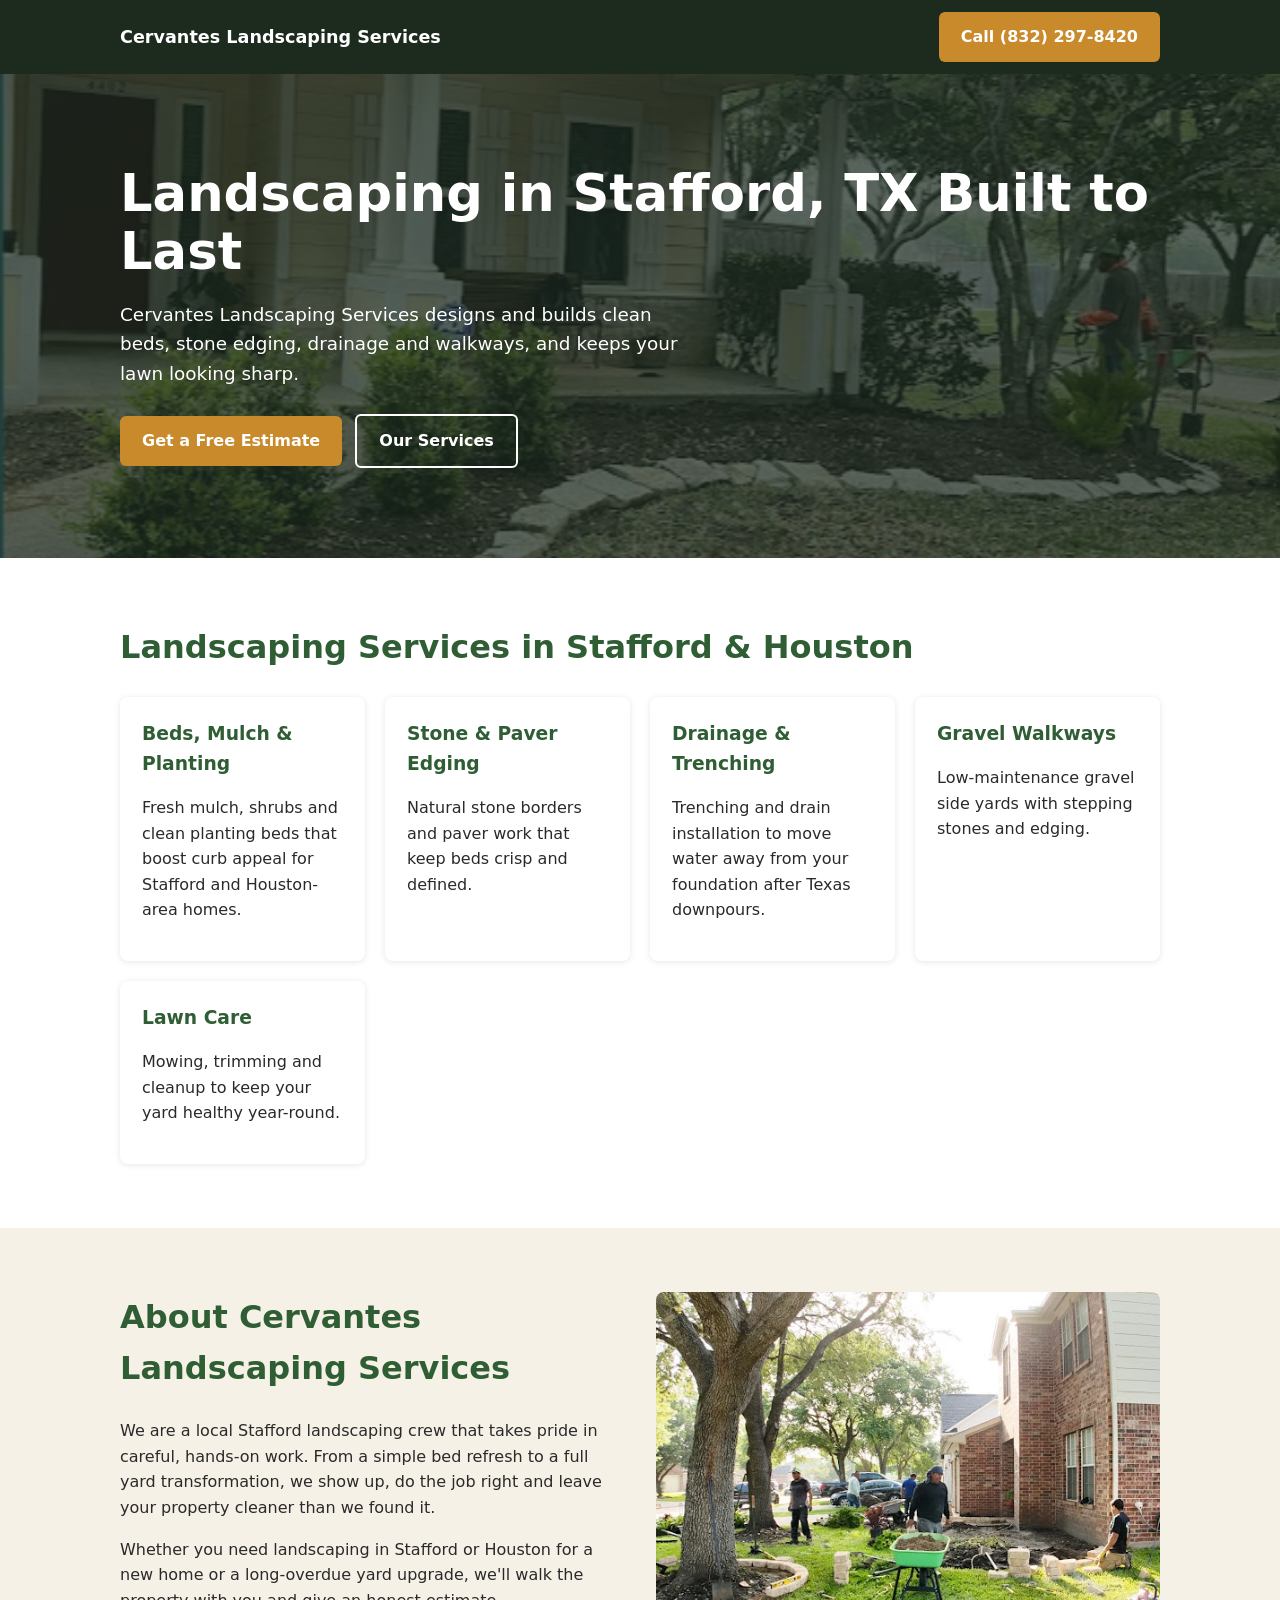
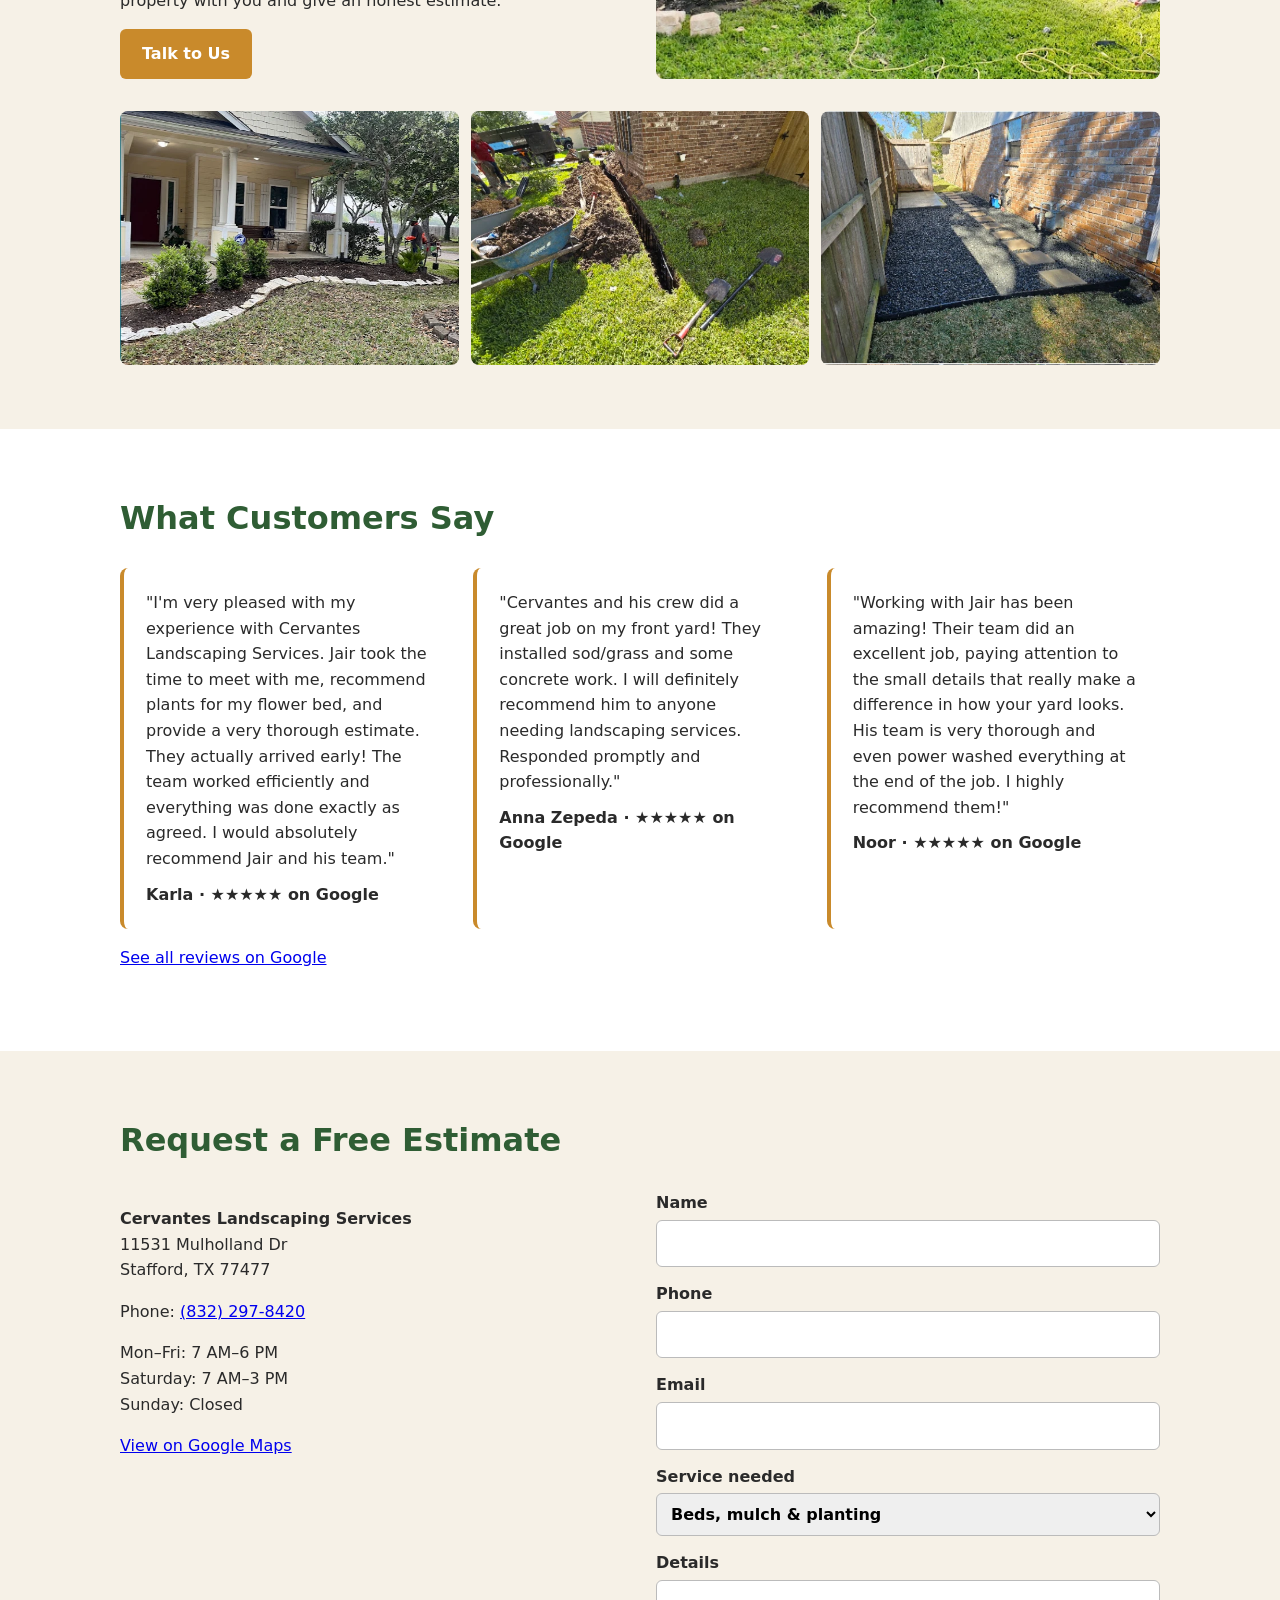
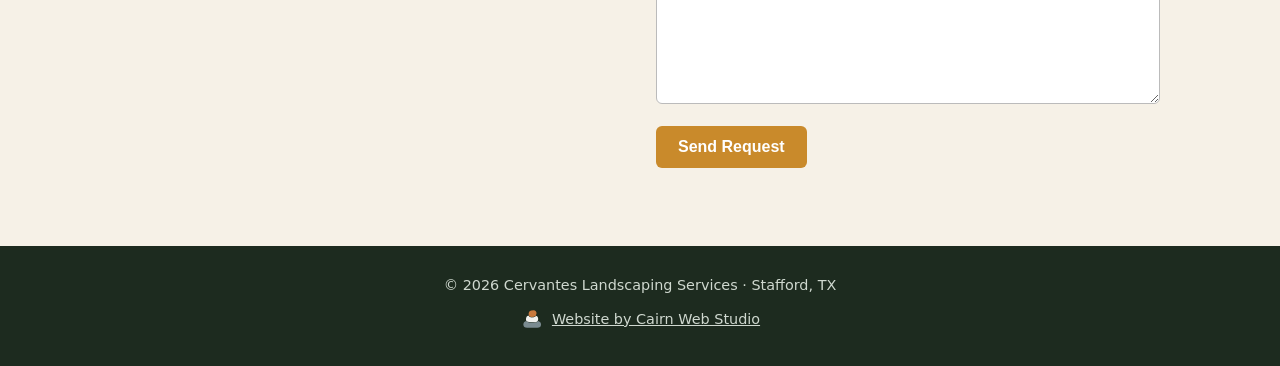
<file: index.html>
<!doctype html>
<html lang="en">
<head>
<meta charset="utf-8">
<meta name="viewport" content="width=device-width,initial-scale=1">
<title>Cervantes Landscaping Services | Stafford, TX</title>
<meta name="description" content="Landscaping in Stafford, TX: stone edging, mulch beds, drainage, gravel walkways and lawn care. Call Cervantes Landscaping Services for a free estimate.">
<link rel="canonical" href="https://cervantes-landscaping-422.netlify.app/">
<meta property="og:type" content="website">
<meta property="og:title" content="Cervantes Landscaping Services | Stafford, TX">
<meta property="og:description" content="Stone edging, mulch beds, drainage, gravel walkways and lawn care in Stafford, TX. Free estimates.">
<meta property="og:image" content="https://cervantes-landscaping-422.netlify.app/images/1.webp">
<meta property="og:url" content="https://cervantes-landscaping-422.netlify.app/">
<meta name="twitter:card" content="summary_large_image">
<meta name="twitter:title" content="Cervantes Landscaping Services | Stafford, TX">
<meta name="twitter:description" content="Stone edging, mulch beds, drainage, gravel walkways and lawn care in Stafford, TX.">
<meta name="twitter:image" content="https://cervantes-landscaping-422.netlify.app/images/1.webp">
<link rel="stylesheet" href="styles.css">

<script type="application/ld+json">
{
  "@context": "https://schema.org",
  "@type": "LandscapingBusiness",
  "name": "Cervantes Landscaping Services",
  "image": "https://cervantes-landscaping-422.netlify.app/images/1.webp",
  "url": "https://cervantes-landscaping-422.netlify.app/",
  "telephone": "+1-832-297-8420",
  "address": {"@type": "PostalAddress", "streetAddress": "11531 Mulholland Dr", "addressLocality": "Stafford", "addressRegion": "TX", "postalCode": "77477", "addressCountry": "US"},
  "openingHoursSpecification": [
    {"@type": "OpeningHoursSpecification", "dayOfWeek": ["Monday","Tuesday","Wednesday","Thursday","Friday"], "opens": "07:00", "closes": "18:00"},
    {"@type": "OpeningHoursSpecification", "dayOfWeek": "Saturday", "opens": "07:00", "closes": "15:00"}
  ],
  "geo": {"@type": "GeoCoordinates", "latitude": 29.6601131, "longitude": -95.5906463},
  "areaServed": [{"@type": "City", "name": "Stafford"}, {"@type": "City", "name": "Houston"}]
}
</script>
</head>
<body>
<header class="top"><div class="wrap">
  <a class="brand" href="#top">Cervantes Landscaping Services</a>
  <a class="btn" href="tel:+18322978420">Call (832) 297-8420</a>
</div></header>

<section class="hero" id="top"><div class="wrap">
  <h1>Landscaping in Stafford, TX Built to Last</h1>
  <p>Cervantes Landscaping Services designs and builds clean beds, stone edging, drainage and walkways, and keeps your lawn looking sharp.</p>
  <a class="btn" href="#contact">Get a Free Estimate</a>
  <a class="btn alt" href="#services">Our Services</a>
</div></section>

<section class="section" id="services"><div class="wrap">
  <h2>Landscaping Services in Stafford &amp; Houston</h2>
  <div class="grid">
    <div class="card"><h3>Beds, Mulch &amp; Planting</h3><p>Fresh mulch, shrubs and clean planting beds that boost curb appeal for Stafford and Houston-area homes.</p></div>
    <div class="card"><h3>Stone &amp; Paver Edging</h3><p>Natural stone borders and paver work that keep beds crisp and defined.</p></div>
    <div class="card"><h3>Drainage &amp; Trenching</h3><p>Trenching and drain installation to move water away from your foundation after Texas downpours.</p></div>
    <div class="card"><h3>Gravel Walkways</h3><p>Low-maintenance gravel side yards with stepping stones and edging.</p></div>
    <div class="card"><h3>Lawn Care</h3><p>Mowing, trimming and cleanup to keep your yard healthy year-round.</p></div>
  </div>
</div></section>

<section class="section alt" id="about"><div class="wrap">
  <div class="about">
    <div>
      <h2>About Cervantes Landscaping Services</h2>
      <p>We are a local Stafford landscaping crew that takes pride in careful, hands-on work. From a simple bed refresh to a full yard transformation, we show up, do the job right and leave your property cleaner than we found it.</p>
      <p>Whether you need landscaping in Stafford or Houston for a new home or a long-overdue yard upgrade, we'll walk the property with you and give an honest estimate.</p>
      <a class="btn" href="#contact">Talk to Us</a>
    </div>
    <img src="images/2.webp" width="601" height="432" loading="lazy" alt="Cervantes Landscaping crew installing stone edging and a new bed in a Stafford-area front yard">
  </div>
  <div class="gallery">
    <img src="images/1.webp" width="598" height="507" loading="lazy" alt="Finished landscape bed with shrubs, mulch and natural stone edging in front of a home">
    <img src="images/3.webp" width="601" height="430" loading="lazy" alt="Drainage trench dug along the side of a brick home">
    <img src="images/4.webp" width="597" height="440" loading="lazy" alt="Gravel side-yard walkway with stepping stones and black edging">
  </div>
</div></section>

<section class="section" id="reviews"><div class="wrap">
  <h2>What Customers Say</h2>
  <div class="grid">
    <blockquote>"I'm very pleased with my experience with Cervantes Landscaping Services. Jair took the time to meet with me, recommend plants for my flower bed, and provide a very thorough estimate. They actually arrived early! The team worked efficiently and everything was done exactly as agreed. I would absolutely recommend Jair and his team."<footer>Karla · ★★★★★ on Google</footer></blockquote>
    <blockquote>"Cervantes and his crew did a great job on my front yard! They installed sod/grass and some concrete work. I will definitely recommend him to anyone needing landscaping services. Responded promptly and professionally."<footer>Anna Zepeda · ★★★★★ on Google</footer></blockquote>
    <blockquote>"Working with Jair has been amazing! Their team did an excellent job, paying attention to the small details that really make a difference in how your yard looks. His team is very thorough and even power washed everything at the end of the job. I highly recommend them!"<footer>Noor · ★★★★★ on Google</footer></blockquote>
  </div>
  <p><a href="https://maps.app.goo.gl/YPKhUQMnzQ59KQn29" target="_blank" rel="noopener">See all reviews on Google</a></p>
</div></section>

<section class="section alt" id="contact"><div class="wrap">
  <h2>Request a Free Estimate</h2>
  <div class="contact">
    <div>
      <p><strong>Cervantes Landscaping Services</strong><br>11531 Mulholland Dr<br>Stafford, TX 77477</p>
      <p>Phone: <a href="tel:+18322978420">(832) 297-8420</a></p>
      <p>Mon–Fri: 7 AM–6 PM<br>Saturday: 7 AM–3 PM<br>Sunday: Closed</p>
      <p><a href="https://maps.app.goo.gl/YPKhUQMnzQ59KQn29" target="_blank" rel="noopener">View on Google Maps</a></p>
      <iframe src="https://www.google.com/maps/embed?pb=!1m18!1m12!1m3!1d3467.062464859288!2d-95.5908651!3d29.659961700000004!2m3!1f0!2f0!3f0!3m2!1i1024!2i768!4f13.1!3m3!1m2!1s0x8640e712ee9979b7%3A0xd40aaf72b231c9fa!2sCervantes%20Landscaping%20services!5e0!3m2!1sen!2sus!4v1792589659234!5m2!1sen!2sus" title="Map of Cervantes Landscaping Services in Stafford, TX" style="border:0;width:100%;height:300px;border-radius:8px" allowfullscreen="" loading="lazy" referrerpolicy="strict-origin-when-cross-origin"></iframe>
    </div>
    <form name="contact" method="POST" data-netlify="true" netlify-honeypot="bot-field" action="/thanks.html">
      <input type="hidden" name="form-name" value="contact">
      <p class="hp"><label>Don't fill this out: <input name="bot-field"></label></p>
      <label>Name <input type="text" name="name" required autocomplete="name"></label>
      <label>Phone <input type="tel" name="phone" required autocomplete="tel"></label>
      <label>Email <input type="email" name="email" autocomplete="email"></label>
      <label>Service needed
        <select name="service"><option>Beds, mulch &amp; planting</option><option>Stone &amp; paver edging</option><option>Drainage</option><option>Gravel walkway</option><option>Lawn care</option><option>Other</option></select>
      </label>
      <label>Details <textarea name="message" rows="4"></textarea></label>
      <button class="btn" type="submit">Send Request</button>
    </form>
  </div>
</div></section>

<footer class="site">
  <div class="wrap">© <span id="yr">2026</span> Cervantes Landscaping Services · Stafford, TX</div>
  <div class="wrap credit"><a href="https://cairnwebstudio.com/" target="_blank" rel="noopener"><img src="images/cairn-mark-dark.svg" width="24" height="24" alt="">Website by Cairn Web Studio</a></div>
</footer>
<script>document.getElementById('yr').textContent = new Date().getFullYear();</script>
</body>
</html>
</file>
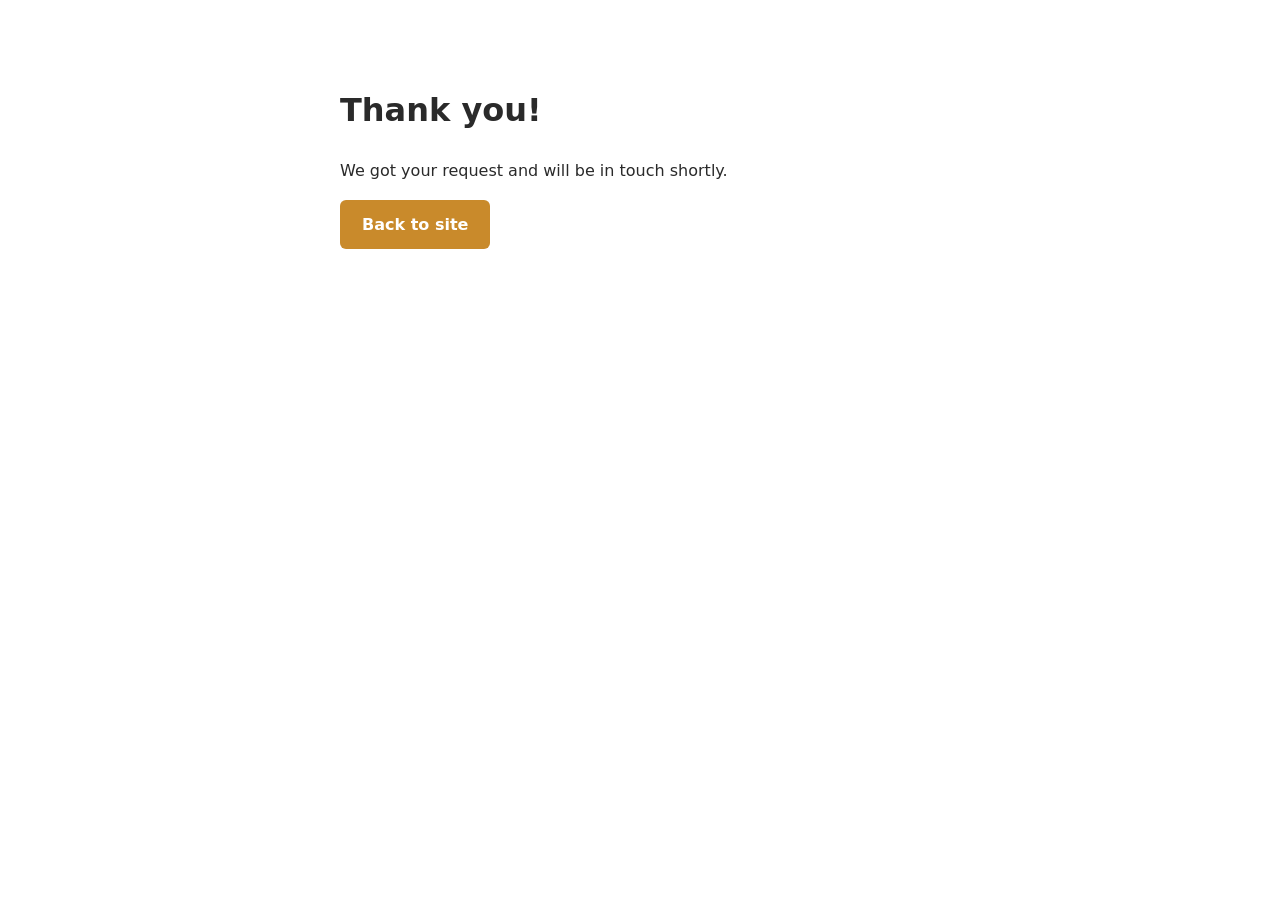
<file: thanks.html>
<!doctype html>
<html lang="en"><head><meta charset="utf-8"><meta name="viewport" content="width=device-width,initial-scale=1">
<title>Thanks | Cervantes Landscaping Services</title><meta name="robots" content="noindex"><link rel="stylesheet" href="styles.css"></head>
<body><main class="section"><div class="wrap narrow"><h1>Thank you!</h1><p>We got your request and will be in touch shortly.</p><p><a class="btn" href="/">Back to site</a></p></div></main></body></html>
</file>
<file: styles.css>
:root{--green:#2f5d34;--dark:#1d2b1f;--sand:#f6f1e7;--accent:#c98a2b;--text:#2a2a2a}
*{box-sizing:border-box}
body{margin:0;font-family:system-ui,-apple-system,"Segoe UI",Roboto,sans-serif;color:var(--text);line-height:1.6;background:#fff}
img{max-width:100%;display:block}
.wrap{max-width:1080px;margin:0 auto;padding:0 20px}.narrow{max-width:640px}
header.top{background:var(--dark);color:#fff;position:sticky;top:0;z-index:5}
header.top .wrap{display:flex;justify-content:space-between;align-items:center;padding-top:12px;padding-bottom:12px;gap:12px}
header.top a{color:#fff;text-decoration:none}.brand{font-weight:700;font-size:1.1rem}
.btn{display:inline-block;background:var(--accent);color:#fff;padding:12px 22px;border-radius:6px;text-decoration:none;font-weight:600;border:0;cursor:pointer;font-size:1rem}
.btn.alt{background:transparent;border:2px solid #fff}
.hero{background:linear-gradient(rgba(29,43,31,.72),rgba(29,43,31,.72)),url(images/1.webp) center/cover;color:#fff;padding:90px 0}
.hero h1{font-size:clamp(2rem,5vw,3.2rem);line-height:1.15;margin:0 0 16px}
.hero p{max-width:560px;font-size:1.15rem}.hero .btn{margin:8px 8px 0 0}
.section{padding:64px 0}.section.alt{background:var(--sand)}
h2{font-size:2rem;margin:0 0 24px;color:var(--green)}
.grid{display:grid;gap:20px;grid-template-columns:repeat(auto-fit,minmax(230px,1fr))}
.card{background:#fff;border-radius:8px;padding:22px;box-shadow:0 1px 6px rgba(0,0,0,.1)}
.card h3{margin:0 0 8px;color:var(--green)}
.about{display:grid;gap:32px;grid-template-columns:1fr 1fr;align-items:center}
.about img,.gallery img{border-radius:8px;width:100%;height:100%;object-fit:cover}
.gallery{display:grid;gap:12px;grid-template-columns:repeat(auto-fit,minmax(240px,1fr));margin-top:32px}
.gallery img{aspect-ratio:4/3}
blockquote{margin:0;background:#fff;padding:22px;border-radius:8px;border-left:4px solid var(--accent)}
blockquote footer{margin-top:10px;font-weight:600}
.contact{display:grid;gap:32px;grid-template-columns:1fr 1fr}
form label{display:block;margin-bottom:14px;font-weight:600}
form input,form select,form textarea{width:100%;padding:10px;margin-top:4px;border:1px solid #bbb;border-radius:6px;font:inherit}
.hp{position:absolute;left:-9999px}
footer.site{background:var(--dark);color:#cfd8cf;text-align:center;padding:28px 0;font-size:.9rem}
footer.site a{color:#cfd8cf}.credit{margin-top:10px}.credit a{display:inline-flex;align-items:center;gap:8px}
@media(max-width:760px){.about,.contact{grid-template-columns:1fr}.hero{padding:60px 0}header.top .brand{font-size:1rem}}
</file>
